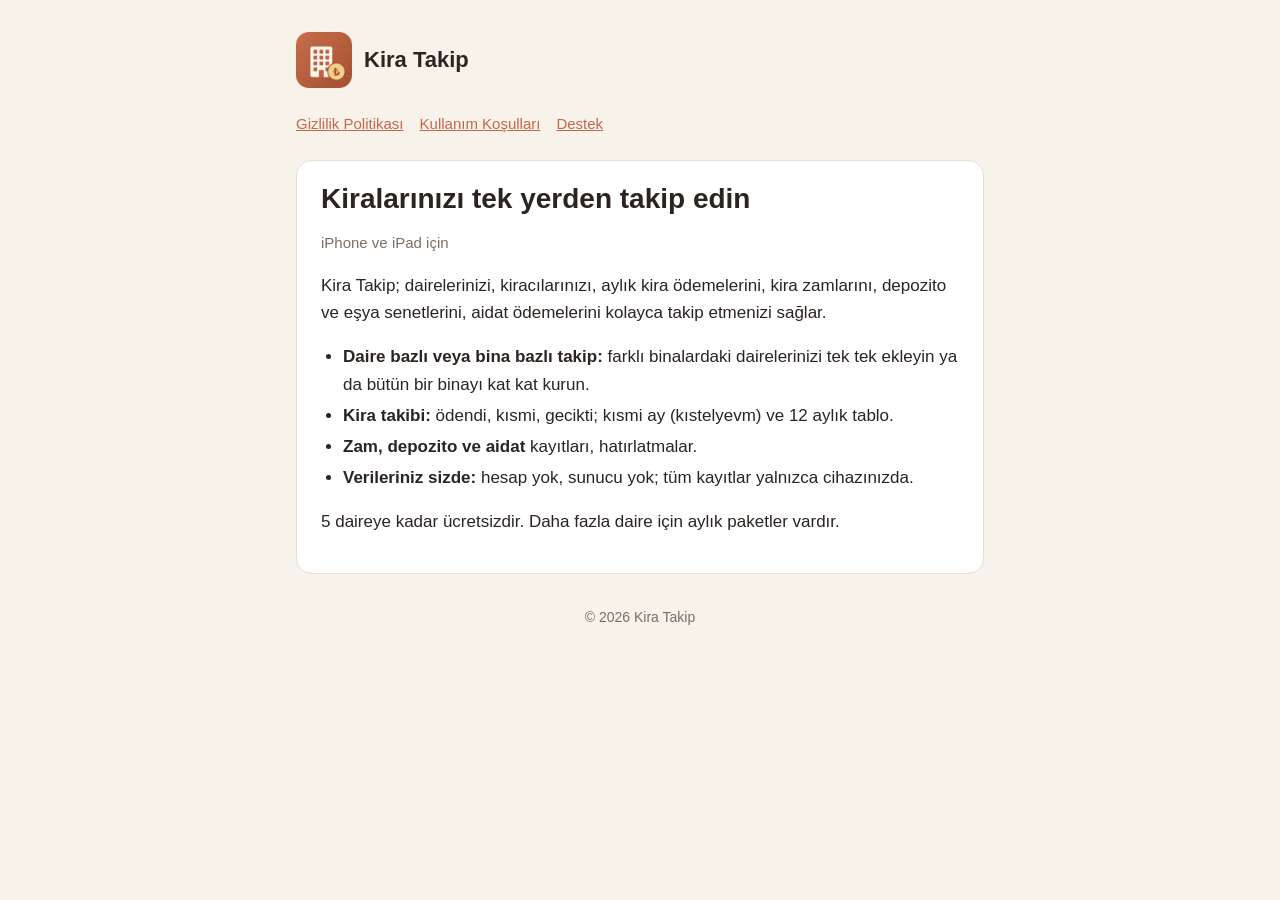
<file: index.html>
<!doctype html>
<html lang="tr">
<head>
  <meta charset="utf-8">
  <meta name="viewport" content="width=device-width, initial-scale=1">
  <title>Kira Takip</title>
  <meta name="description" content="Kira Takip: daire, kiracı, kira, zam, depozito ve aidat takibi için iOS uygulaması.">
  <link rel="stylesheet" href="style.css">
  <link rel="icon" href="icon.png">
</head>
<body>
<main>
  <header>
    <img src="icon.png" alt="">
    <a href="./">Kira Takip</a>
  </header>
  <nav>
    <a href="gizlilik.html">Gizlilik Politikası</a>
    <a href="kosullar.html">Kullanım Koşulları</a>
    <a href="destek.html">Destek</a>
  </nav>

  <div class="card">
    <h1>Kiralarınızı tek yerden takip edin</h1>
    <p class="muted">iPhone ve iPad için</p>
    <p>Kira Takip; dairelerinizi, kiracılarınızı, aylık kira ödemelerini, kira zamlarını, depozito ve eşya senetlerini, aidat ödemelerini kolayca takip etmenizi sağlar.</p>
    <ul>
      <li><strong>Daire bazlı veya bina bazlı takip:</strong> farklı binalardaki dairelerinizi tek tek ekleyin ya da bütün bir binayı kat kat kurun.</li>
      <li><strong>Kira takibi:</strong> ödendi, kısmi, gecikti; kısmi ay (kıstelyevm) ve 12 aylık tablo.</li>
      <li><strong>Zam, depozito ve aidat</strong> kayıtları, hatırlatmalar.</li>
      <li><strong>Verileriniz sizde:</strong> hesap yok, sunucu yok; tüm kayıtlar yalnızca cihazınızda.</li>
    </ul>
    <p>5 daireye kadar ücretsizdir. Daha fazla daire için aylık paketler vardır.</p>
  </div>

  <footer>© 2026 Kira Takip</footer>
</main>
</body>
</html>
</file>
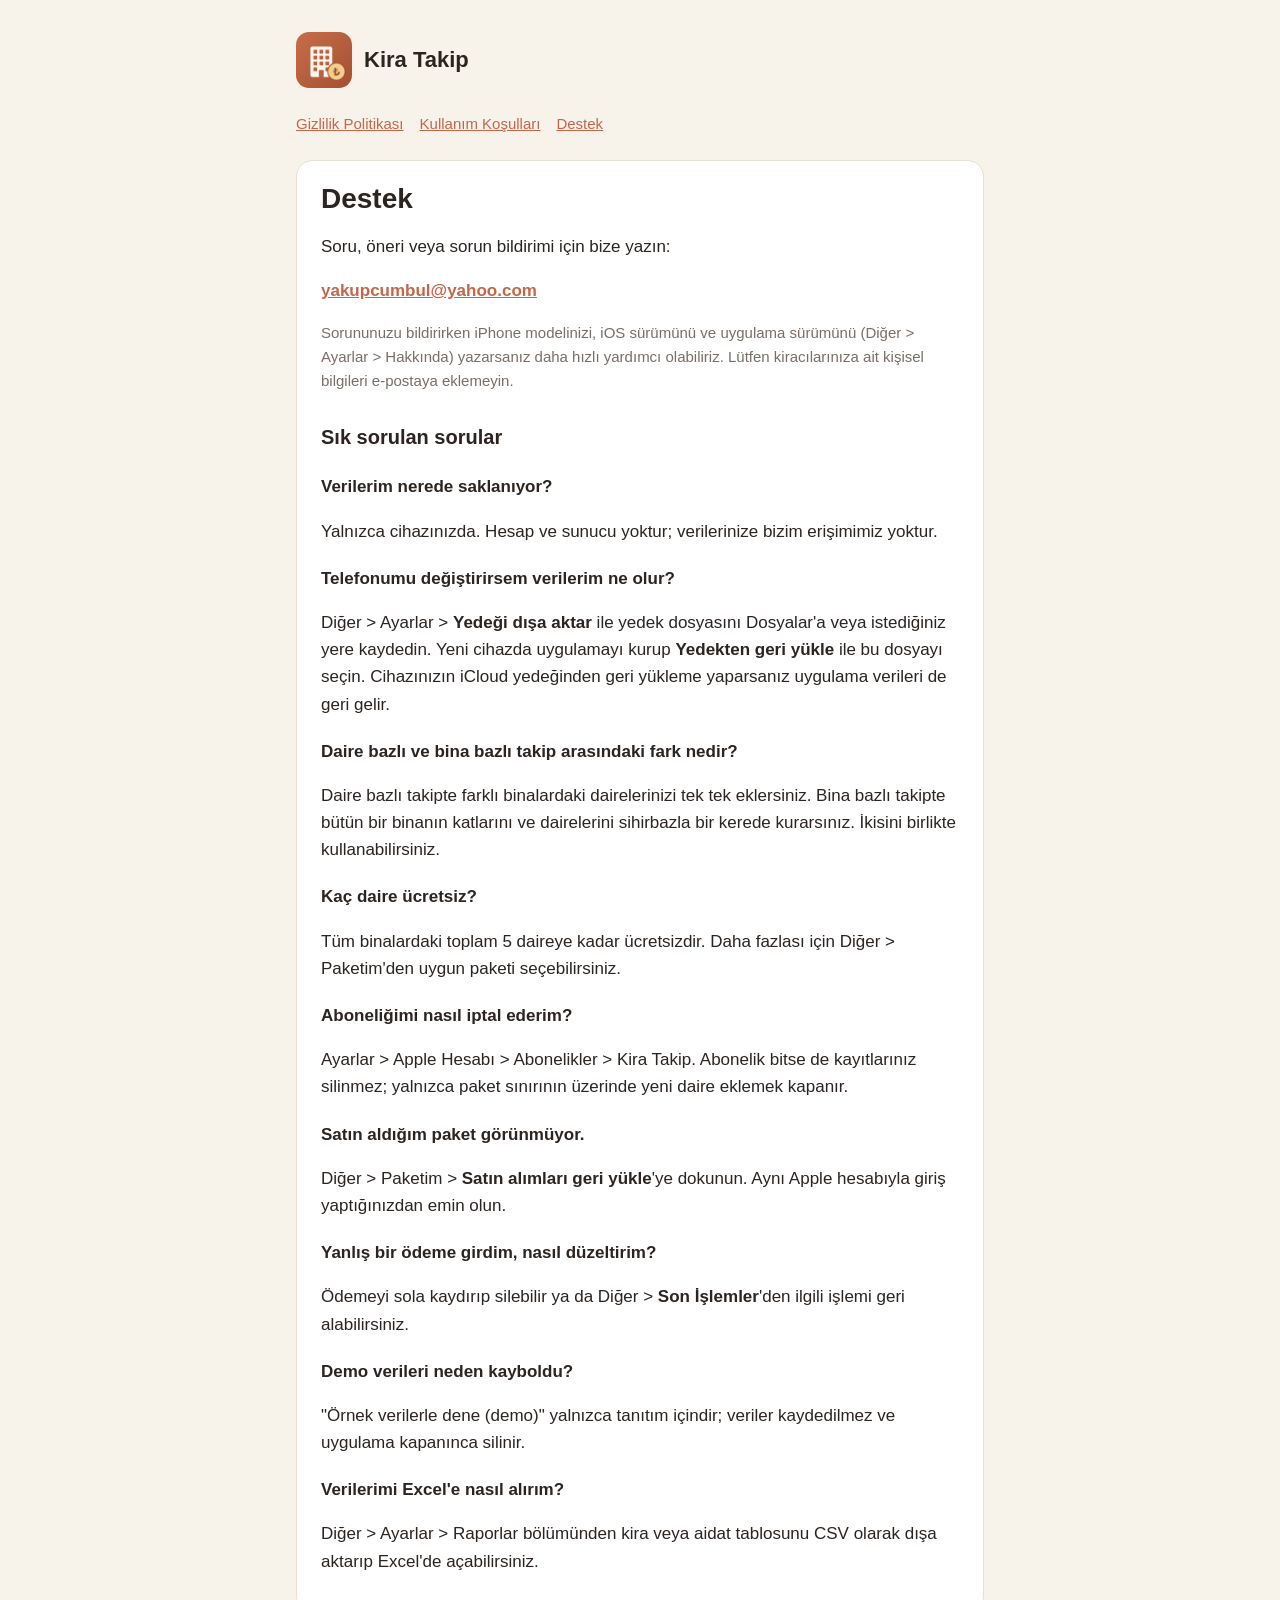
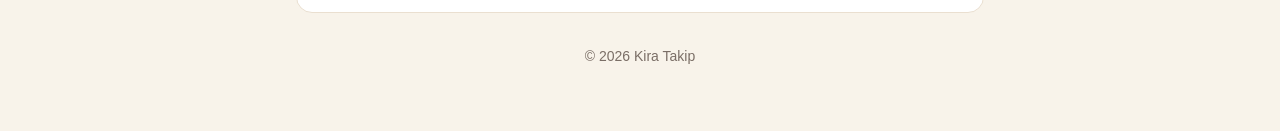
<file: destek.html>
<!doctype html>
<html lang="tr">
<head>
  <meta charset="utf-8">
  <meta name="viewport" content="width=device-width, initial-scale=1">
  <title>Destek · Kira Takip</title>
  <link rel="stylesheet" href="style.css">
  <link rel="icon" href="icon.png">
</head>
<body>
<main>
  <header>
    <img src="icon.png" alt="">
    <a href="./">Kira Takip</a>
  </header>
  <nav>
    <a href="gizlilik.html">Gizlilik Politikası</a>
    <a href="kosullar.html">Kullanım Koşulları</a>
    <a href="destek.html">Destek</a>
  </nav>

  <div class="card">
    <h1>Destek</h1>
    <p>Soru, öneri veya sorun bildirimi için bize yazın:</p>
    <p><a href="mailto:yakupcumbul@yahoo.com?subject=Kira%20Takip%20Destek"><strong>yakupcumbul@yahoo.com</strong></a></p>
    <p class="muted">Sorununuzu bildirirken iPhone modelinizi, iOS sürümünü ve uygulama sürümünü (Diğer &gt; Ayarlar &gt; Hakkında) yazarsanız daha hızlı yardımcı olabiliriz. Lütfen kiracılarınıza ait kişisel bilgileri e-postaya eklemeyin.</p>

    <h2>Sık sorulan sorular</h2>

    <h3>Verilerim nerede saklanıyor?</h3>
    <p>Yalnızca cihazınızda. Hesap ve sunucu yoktur; verilerinize bizim erişimimiz yoktur.</p>

    <h3>Telefonumu değiştirirsem verilerim ne olur?</h3>
    <p>Diğer &gt; Ayarlar &gt; <strong>Yedeği dışa aktar</strong> ile yedek dosyasını Dosyalar'a veya istediğiniz yere kaydedin. Yeni cihazda uygulamayı kurup <strong>Yedekten geri yükle</strong> ile bu dosyayı seçin. Cihazınızın iCloud yedeğinden geri yükleme yaparsanız uygulama verileri de geri gelir.</p>

    <h3>Daire bazlı ve bina bazlı takip arasındaki fark nedir?</h3>
    <p>Daire bazlı takipte farklı binalardaki dairelerinizi tek tek eklersiniz. Bina bazlı takipte bütün bir binanın katlarını ve dairelerini sihirbazla bir kerede kurarsınız. İkisini birlikte kullanabilirsiniz.</p>

    <h3>Kaç daire ücretsiz?</h3>
    <p>Tüm binalardaki toplam 5 daireye kadar ücretsizdir. Daha fazlası için Diğer &gt; Paketim'den uygun paketi seçebilirsiniz.</p>

    <h3>Aboneliğimi nasıl iptal ederim?</h3>
    <p>Ayarlar &gt; Apple Hesabı &gt; Abonelikler &gt; Kira Takip. Abonelik bitse de kayıtlarınız silinmez; yalnızca paket sınırının üzerinde yeni daire eklemek kapanır.</p>

    <h3>Satın aldığım paket görünmüyor.</h3>
    <p>Diğer &gt; Paketim &gt; <strong>Satın alımları geri yükle</strong>'ye dokunun. Aynı Apple hesabıyla giriş yaptığınızdan emin olun.</p>

    <h3>Yanlış bir ödeme girdim, nasıl düzeltirim?</h3>
    <p>Ödemeyi sola kaydırıp silebilir ya da Diğer &gt; <strong>Son İşlemler</strong>'den ilgili işlemi geri alabilirsiniz.</p>

    <h3>Demo verileri neden kayboldu?</h3>
    <p>"Örnek verilerle dene (demo)" yalnızca tanıtım içindir; veriler kaydedilmez ve uygulama kapanınca silinir.</p>

    <h3>Verilerimi Excel'e nasıl alırım?</h3>
    <p>Diğer &gt; Ayarlar &gt; Raporlar bölümünden kira veya aidat tablosunu CSV olarak dışa aktarıp Excel'de açabilirsiniz.</p>
  </div>

  <footer>© 2026 Kira Takip</footer>
</main>
</body>
</html>
</file>
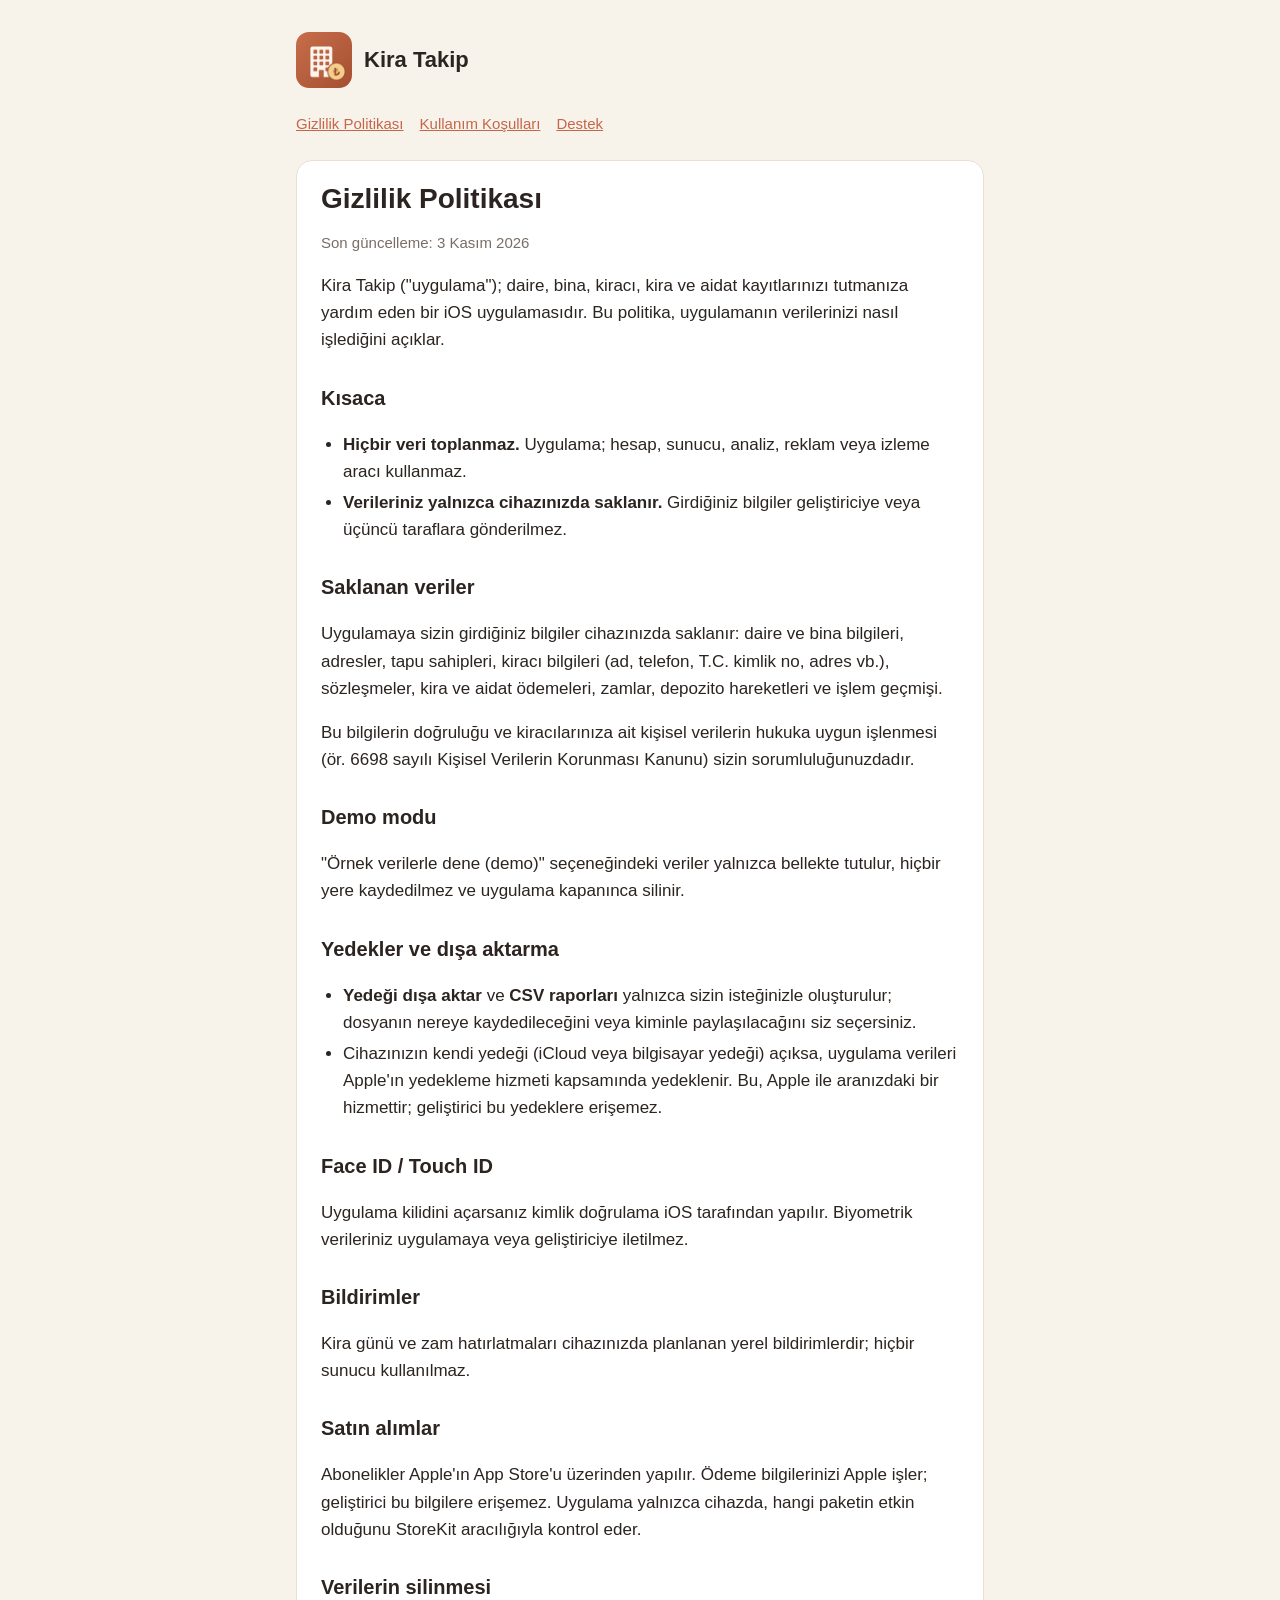
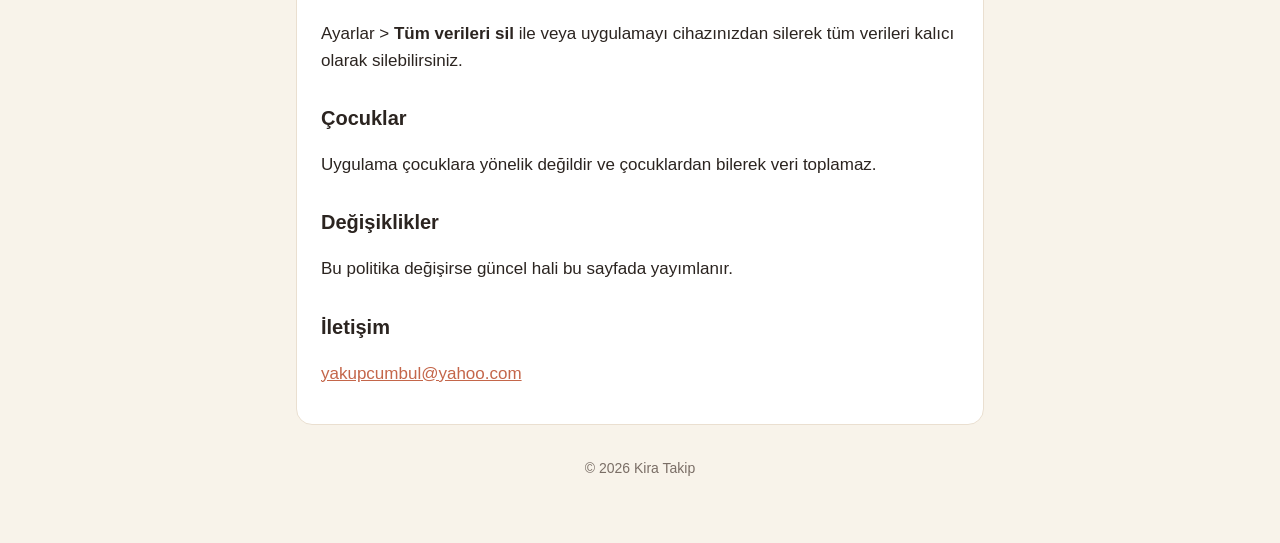
<file: gizlilik.html>
<!doctype html>
<html lang="tr">
<head>
  <meta charset="utf-8">
  <meta name="viewport" content="width=device-width, initial-scale=1">
  <title>Gizlilik Politikası · Kira Takip</title>
  <link rel="stylesheet" href="style.css">
  <link rel="icon" href="icon.png">
</head>
<body>
<main>
  <header>
    <img src="icon.png" alt="">
    <a href="./">Kira Takip</a>
  </header>
  <nav>
    <a href="gizlilik.html">Gizlilik Politikası</a>
    <a href="kosullar.html">Kullanım Koşulları</a>
    <a href="destek.html">Destek</a>
  </nav>

  <div class="card">
    <h1>Gizlilik Politikası</h1>
    <p class="muted">Son güncelleme: 3 Kasım 2026</p>

    <p>Kira Takip ("uygulama"); daire, bina, kiracı, kira ve aidat kayıtlarınızı tutmanıza yardım eden bir iOS uygulamasıdır. Bu politika, uygulamanın verilerinizi nasıl işlediğini açıklar.</p>

    <h2>Kısaca</h2>
    <ul>
      <li><strong>Hiçbir veri toplanmaz.</strong> Uygulama; hesap, sunucu, analiz, reklam veya izleme aracı kullanmaz.</li>
      <li><strong>Verileriniz yalnızca cihazınızda saklanır.</strong> Girdiğiniz bilgiler geliştiriciye veya üçüncü taraflara gönderilmez.</li>
    </ul>

    <h2>Saklanan veriler</h2>
    <p>Uygulamaya sizin girdiğiniz bilgiler cihazınızda saklanır: daire ve bina bilgileri, adresler, tapu sahipleri, kiracı bilgileri (ad, telefon, T.C. kimlik no, adres vb.), sözleşmeler, kira ve aidat ödemeleri, zamlar, depozito hareketleri ve işlem geçmişi.</p>
    <p>Bu bilgilerin doğruluğu ve kiracılarınıza ait kişisel verilerin hukuka uygun işlenmesi (ör. 6698 sayılı Kişisel Verilerin Korunması Kanunu) sizin sorumluluğunuzdadır.</p>

    <h2>Demo modu</h2>
    <p>"Örnek verilerle dene (demo)" seçeneğindeki veriler yalnızca bellekte tutulur, hiçbir yere kaydedilmez ve uygulama kapanınca silinir.</p>

    <h2>Yedekler ve dışa aktarma</h2>
    <ul>
      <li><strong>Yedeği dışa aktar</strong> ve <strong>CSV raporları</strong> yalnızca sizin isteğinizle oluşturulur; dosyanın nereye kaydedileceğini veya kiminle paylaşılacağını siz seçersiniz.</li>
      <li>Cihazınızın kendi yedeği (iCloud veya bilgisayar yedeği) açıksa, uygulama verileri Apple'ın yedekleme hizmeti kapsamında yedeklenir. Bu, Apple ile aranızdaki bir hizmettir; geliştirici bu yedeklere erişemez.</li>
    </ul>

    <h2>Face ID / Touch ID</h2>
    <p>Uygulama kilidini açarsanız kimlik doğrulama iOS tarafından yapılır. Biyometrik verileriniz uygulamaya veya geliştiriciye iletilmez.</p>

    <h2>Bildirimler</h2>
    <p>Kira günü ve zam hatırlatmaları cihazınızda planlanan yerel bildirimlerdir; hiçbir sunucu kullanılmaz.</p>

    <h2>Satın alımlar</h2>
    <p>Abonelikler Apple'ın App Store'u üzerinden yapılır. Ödeme bilgilerinizi Apple işler; geliştirici bu bilgilere erişemez. Uygulama yalnızca cihazda, hangi paketin etkin olduğunu StoreKit aracılığıyla kontrol eder.</p>

    <h2>Verilerin silinmesi</h2>
    <p>Ayarlar &gt; <strong>Tüm verileri sil</strong> ile veya uygulamayı cihazınızdan silerek tüm verileri kalıcı olarak silebilirsiniz.</p>

    <h2>Çocuklar</h2>
    <p>Uygulama çocuklara yönelik değildir ve çocuklardan bilerek veri toplamaz.</p>

    <h2>Değişiklikler</h2>
    <p>Bu politika değişirse güncel hali bu sayfada yayımlanır.</p>

    <h2>İletişim</h2>
    <p><a href="mailto:yakupcumbul@yahoo.com">yakupcumbul@yahoo.com</a></p>
  </div>

  <footer>© 2026 Kira Takip</footer>
</main>
</body>
</html>
</file>
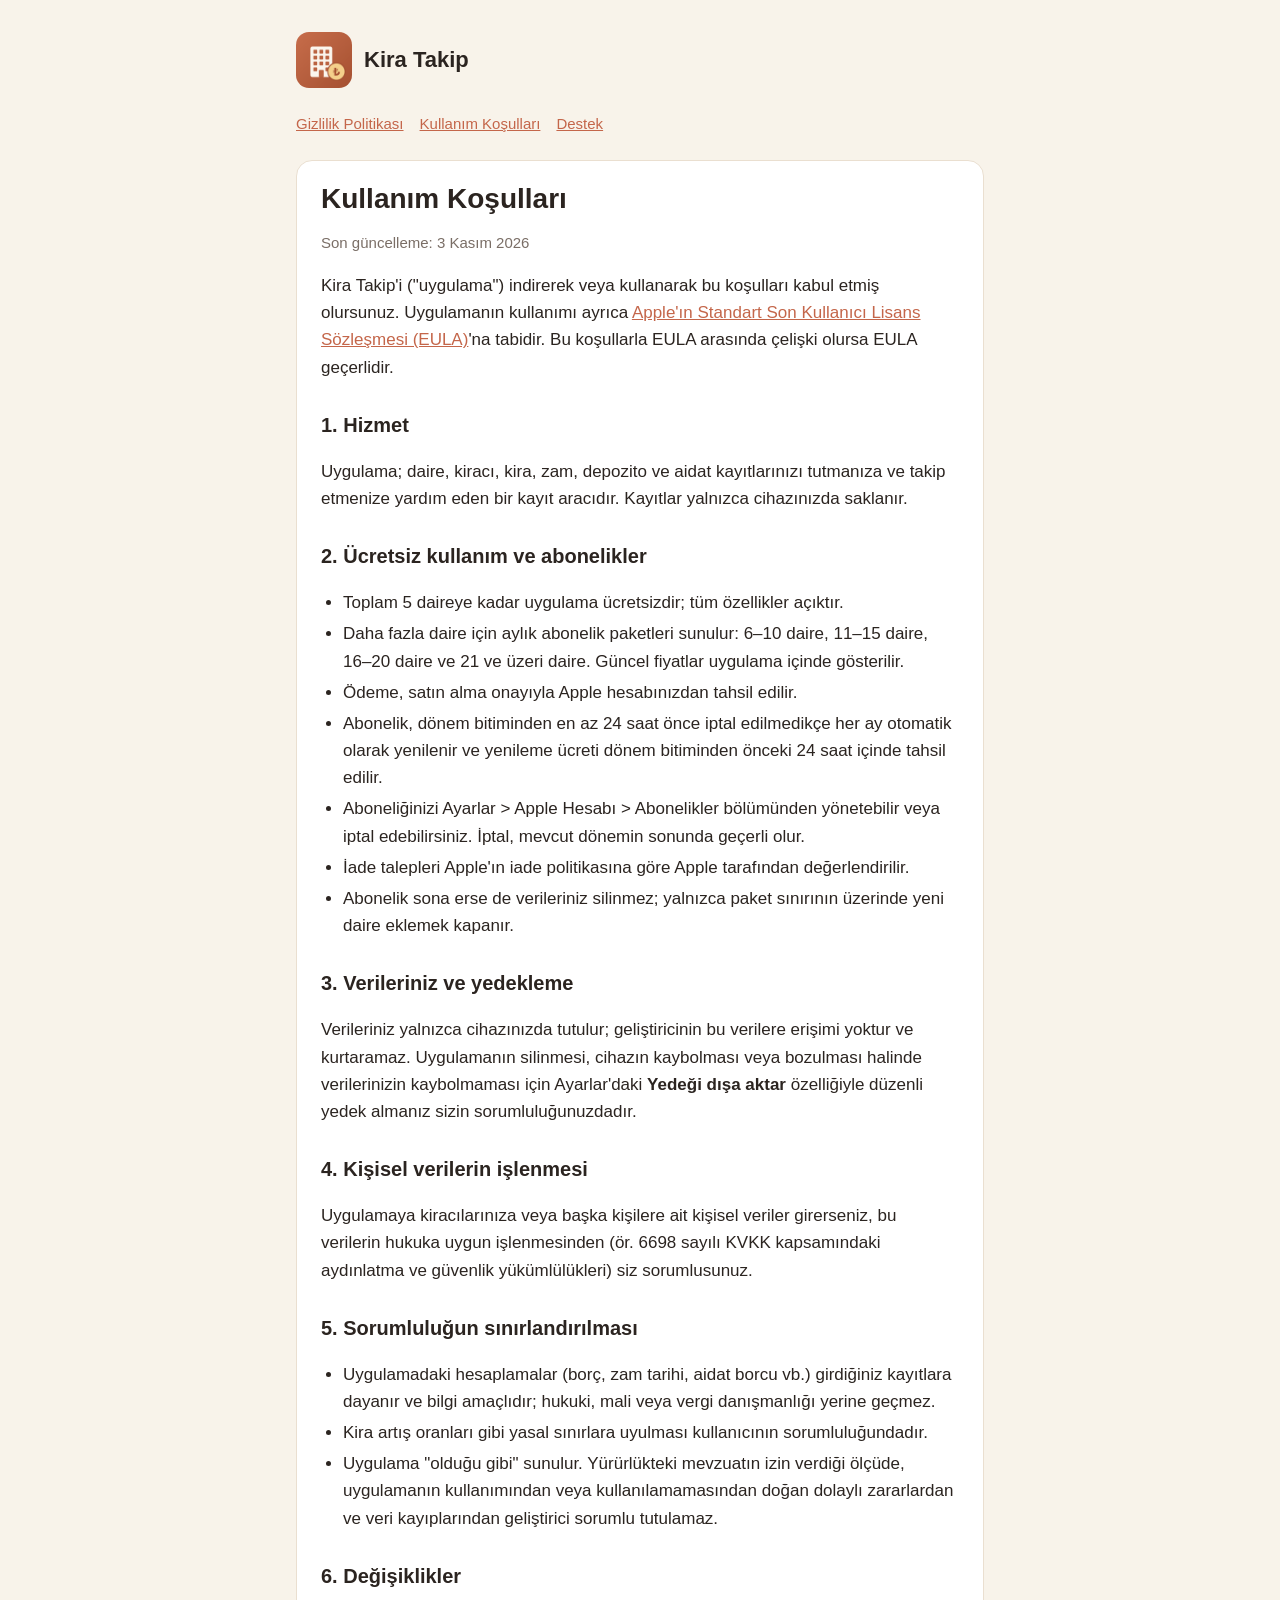
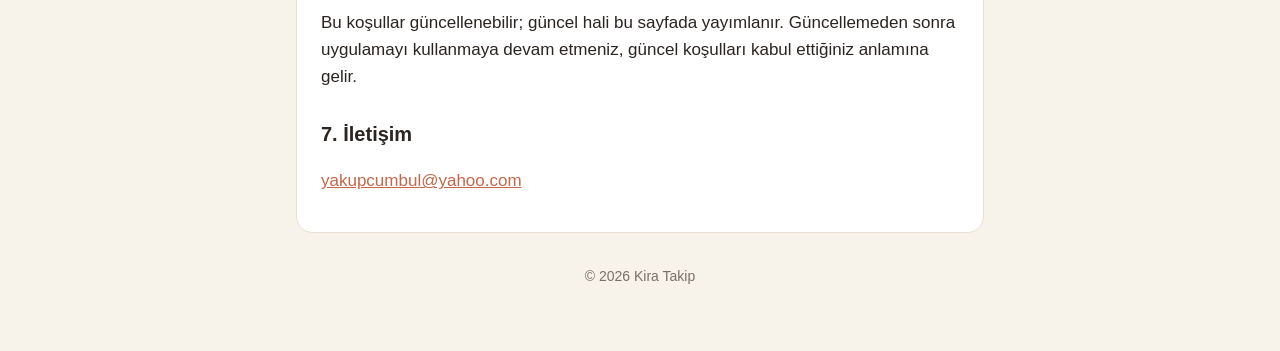
<file: kosullar.html>
<!doctype html>
<html lang="tr">
<head>
  <meta charset="utf-8">
  <meta name="viewport" content="width=device-width, initial-scale=1">
  <title>Kullanım Koşulları · Kira Takip</title>
  <link rel="stylesheet" href="style.css">
  <link rel="icon" href="icon.png">
</head>
<body>
<main>
  <header>
    <img src="icon.png" alt="">
    <a href="./">Kira Takip</a>
  </header>
  <nav>
    <a href="gizlilik.html">Gizlilik Politikası</a>
    <a href="kosullar.html">Kullanım Koşulları</a>
    <a href="destek.html">Destek</a>
  </nav>

  <div class="card">
    <h1>Kullanım Koşulları</h1>
    <p class="muted">Son güncelleme: 3 Kasım 2026</p>

    <p>Kira Takip'i ("uygulama") indirerek veya kullanarak bu koşulları kabul etmiş olursunuz. Uygulamanın kullanımı ayrıca <a href="https://www.apple.com/legal/internet-services/itunes/dev/stdeula/">Apple'ın Standart Son Kullanıcı Lisans Sözleşmesi (EULA)</a>'na tabidir. Bu koşullarla EULA arasında çelişki olursa EULA geçerlidir.</p>

    <h2>1. Hizmet</h2>
    <p>Uygulama; daire, kiracı, kira, zam, depozito ve aidat kayıtlarınızı tutmanıza ve takip etmenize yardım eden bir kayıt aracıdır. Kayıtlar yalnızca cihazınızda saklanır.</p>

    <h2>2. Ücretsiz kullanım ve abonelikler</h2>
    <ul>
      <li>Toplam 5 daireye kadar uygulama ücretsizdir; tüm özellikler açıktır.</li>
      <li>Daha fazla daire için aylık abonelik paketleri sunulur: 6–10 daire, 11–15 daire, 16–20 daire ve 21 ve üzeri daire. Güncel fiyatlar uygulama içinde gösterilir.</li>
      <li>Ödeme, satın alma onayıyla Apple hesabınızdan tahsil edilir.</li>
      <li>Abonelik, dönem bitiminden en az 24 saat önce iptal edilmedikçe her ay otomatik olarak yenilenir ve yenileme ücreti dönem bitiminden önceki 24 saat içinde tahsil edilir.</li>
      <li>Aboneliğinizi Ayarlar &gt; Apple Hesabı &gt; Abonelikler bölümünden yönetebilir veya iptal edebilirsiniz. İptal, mevcut dönemin sonunda geçerli olur.</li>
      <li>İade talepleri Apple'ın iade politikasına göre Apple tarafından değerlendirilir.</li>
      <li>Abonelik sona erse de verileriniz silinmez; yalnızca paket sınırının üzerinde yeni daire eklemek kapanır.</li>
    </ul>

    <h2>3. Verileriniz ve yedekleme</h2>
    <p>Verileriniz yalnızca cihazınızda tutulur; geliştiricinin bu verilere erişimi yoktur ve kurtaramaz. Uygulamanın silinmesi, cihazın kaybolması veya bozulması halinde verilerinizin kaybolmaması için Ayarlar'daki <strong>Yedeği dışa aktar</strong> özelliğiyle düzenli yedek almanız sizin sorumluluğunuzdadır.</p>

    <h2>4. Kişisel verilerin işlenmesi</h2>
    <p>Uygulamaya kiracılarınıza veya başka kişilere ait kişisel veriler girerseniz, bu verilerin hukuka uygun işlenmesinden (ör. 6698 sayılı KVKK kapsamındaki aydınlatma ve güvenlik yükümlülükleri) siz sorumlusunuz.</p>

    <h2>5. Sorumluluğun sınırlandırılması</h2>
    <ul>
      <li>Uygulamadaki hesaplamalar (borç, zam tarihi, aidat borcu vb.) girdiğiniz kayıtlara dayanır ve bilgi amaçlıdır; hukuki, mali veya vergi danışmanlığı yerine geçmez.</li>
      <li>Kira artış oranları gibi yasal sınırlara uyulması kullanıcının sorumluluğundadır.</li>
      <li>Uygulama "olduğu gibi" sunulur. Yürürlükteki mevzuatın izin verdiği ölçüde, uygulamanın kullanımından veya kullanılamamasından doğan dolaylı zararlardan ve veri kayıplarından geliştirici sorumlu tutulamaz.</li>
    </ul>

    <h2>6. Değişiklikler</h2>
    <p>Bu koşullar güncellenebilir; güncel hali bu sayfada yayımlanır. Güncellemeden sonra uygulamayı kullanmaya devam etmeniz, güncel koşulları kabul ettiğiniz anlamına gelir.</p>

    <h2>7. İletişim</h2>
    <p><a href="mailto:yakupcumbul@yahoo.com">yakupcumbul@yahoo.com</a></p>
  </div>

  <footer>© 2026 Kira Takip</footer>
</main>
</body>
</html>
</file>
<file: style.css>
:root {
  --bg: #f8f3ea;
  --card: #ffffff;
  --text: #2b2420;
  --muted: #7a6e66;
  --accent: #c4664a;
  --border: #eadfd0;
}

@media (prefers-color-scheme: dark) {
  :root {
    --bg: #161411;
    --card: #221e1a;
    --text: #f1ebe3;
    --muted: #a99d93;
    --accent: #e0896d;
    --border: #3a332c;
  }
}

* { box-sizing: border-box; }

body {
  margin: 0;
  background: var(--bg);
  color: var(--text);
  font: 17px/1.6 -apple-system, BlinkMacSystemFont, "Segoe UI", Roboto, Helvetica, Arial, sans-serif;
}

main {
  max-width: 720px;
  margin: 0 auto;
  padding: 32px 16px 64px;
}

header {
  display: flex;
  align-items: center;
  gap: 12px;
  margin-bottom: 24px;
}

header img {
  width: 56px;
  height: 56px;
  border-radius: 13px;
}

header a {
  color: var(--text);
  text-decoration: none;
  font-weight: 700;
  font-size: 22px;
}

nav {
  display: flex;
  flex-wrap: wrap;
  gap: 8px 16px;
  margin-bottom: 24px;
  font-size: 15px;
}

nav a, a { color: var(--accent); }

.card {
  background: var(--card);
  border: 1px solid var(--border);
  border-radius: 16px;
  padding: 20px 24px;
}

h1 { font-size: 28px; line-height: 1.25; margin: 0 0 4px; }
h2 { font-size: 20px; margin: 28px 0 8px; }
h3 { font-size: 17px; margin: 20px 0 4px; }
.muted { color: var(--muted); font-size: 15px; }
ul { padding-left: 22px; }
li { margin: 4px 0; }

footer {
  margin-top: 32px;
  color: var(--muted);
  font-size: 14px;
  text-align: center;
}
</file>
